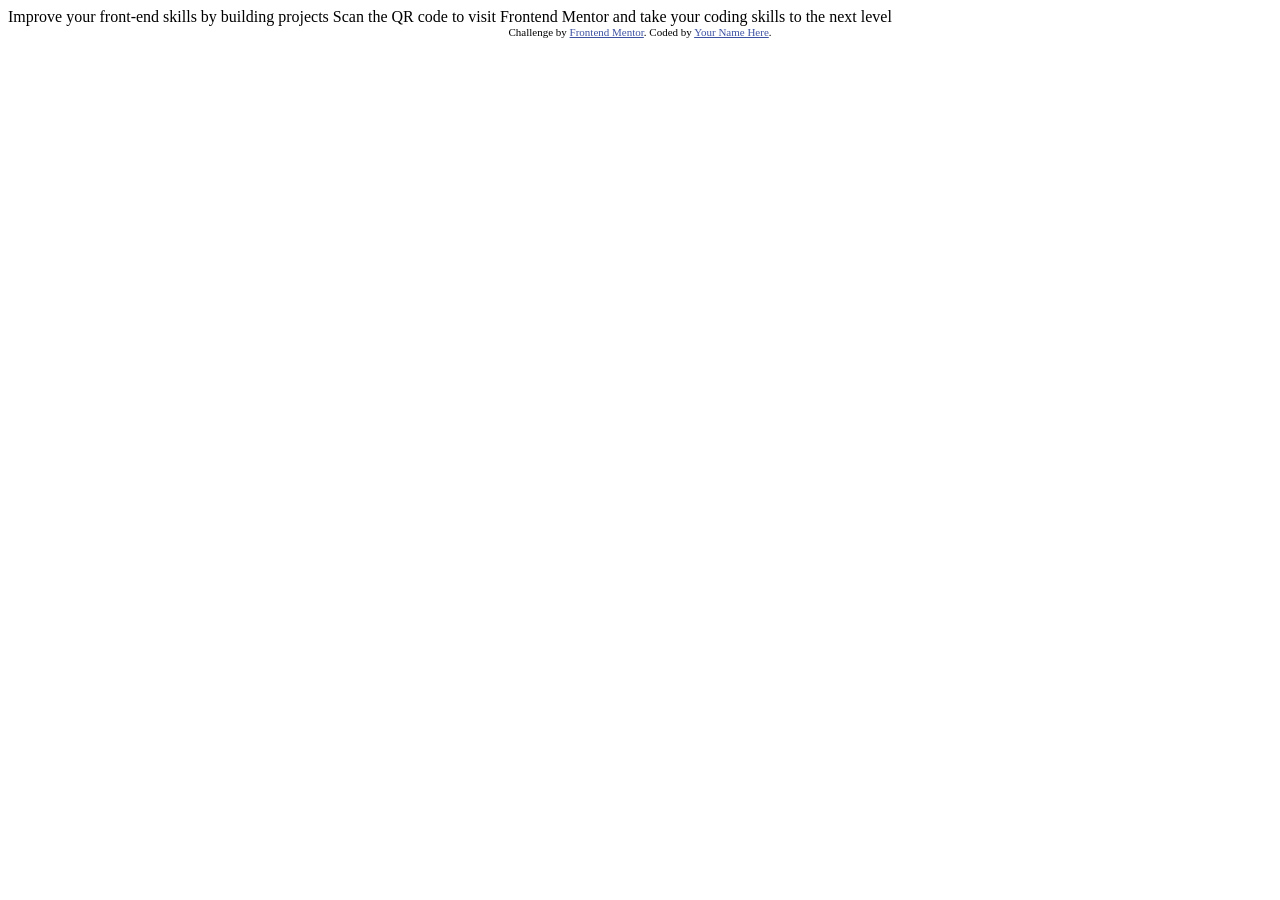
<file: index.html>
<!DOCTYPE html>
<html lang="en">
<head>
  <meta charset="UTF-8">
  <meta name="viewport" content="width=device-width, initial-scale=1.0"> <!-- displays site properly based on user's device -->

  <link rel="icon" type="image/png" sizes="32x32" href="./images/favicon-32x32.png">
  
  <title>Frontend Mentor | QR code component</title>

  <!-- Feel free to remove these styles or customise in your own stylesheet 👍 -->
  <style>
    .attribution { font-size: 0.6875rem; text-align: center; }
    .attribution a { color: hsl(228, 45%, 44%); }
  </style>
</head>
<body>

  Improve your front-end skills by building projects

  Scan the QR code to visit Frontend Mentor and take your coding skills to the next level
  
  <footer class="attribution">
    Challenge by <a href="https://www.frontendmentor.io?ref=challenge">Frontend Mentor</a>. 
    Coded by <a href="#">Your Name Here</a>.
  </footer>
</body>
</html>
</file>
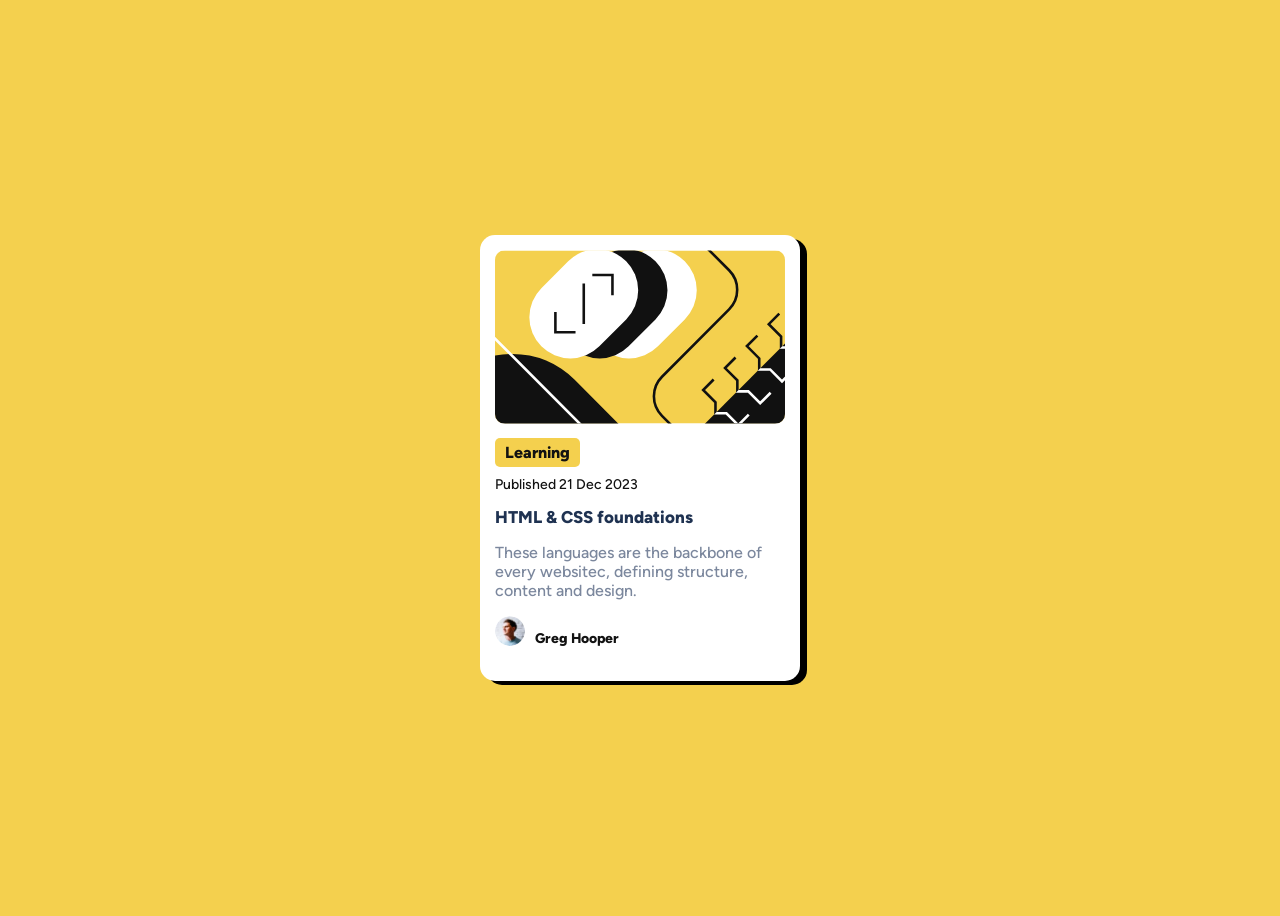
<file: projects/BlogPreviewCard/index.html>
<!DOCTYPE html>
<html lang="en">
<head>
    <meta charset="UTF-8">

    <meta name="viewport" content="width=device-width, initial-scale=1.0">
    
    <link rel="stylesheet" href="./css/style.css">
    <link rel="icon" type="image/x-icon" href="./images/favicon-32x32.png">
    <title>Blog Preview Card</title>
</head>
<body>
    <main>

    
    <a href="./index.html"><figure class="blg-preview-card-container">
            <img src="./images/illustration-article.svg" alt="Blog Preview Card Illustration">
        <figcaption class="blg-preview-card-details">
            <header><span class="category">Learning</span>
                <p><time datetime="2023-12-21">Published 21 Dec 2023</time></p>
            </header>
            <section class="blg-preview-card-description">
            <h2>HTML & CSS foundations</h2>
            <p>These languages are the backbone of every websitec, defining structure, content and design.</p>
            </section>
            <footer class="blg-author">
                <img src="./images/image-avatar.webp" alt="Greg Avatar"><p>Greg Hooper</p>
            </footer>
        </figcaption>
    </a>
    </figure>
    
    </main>
</body>
</html>
</file>
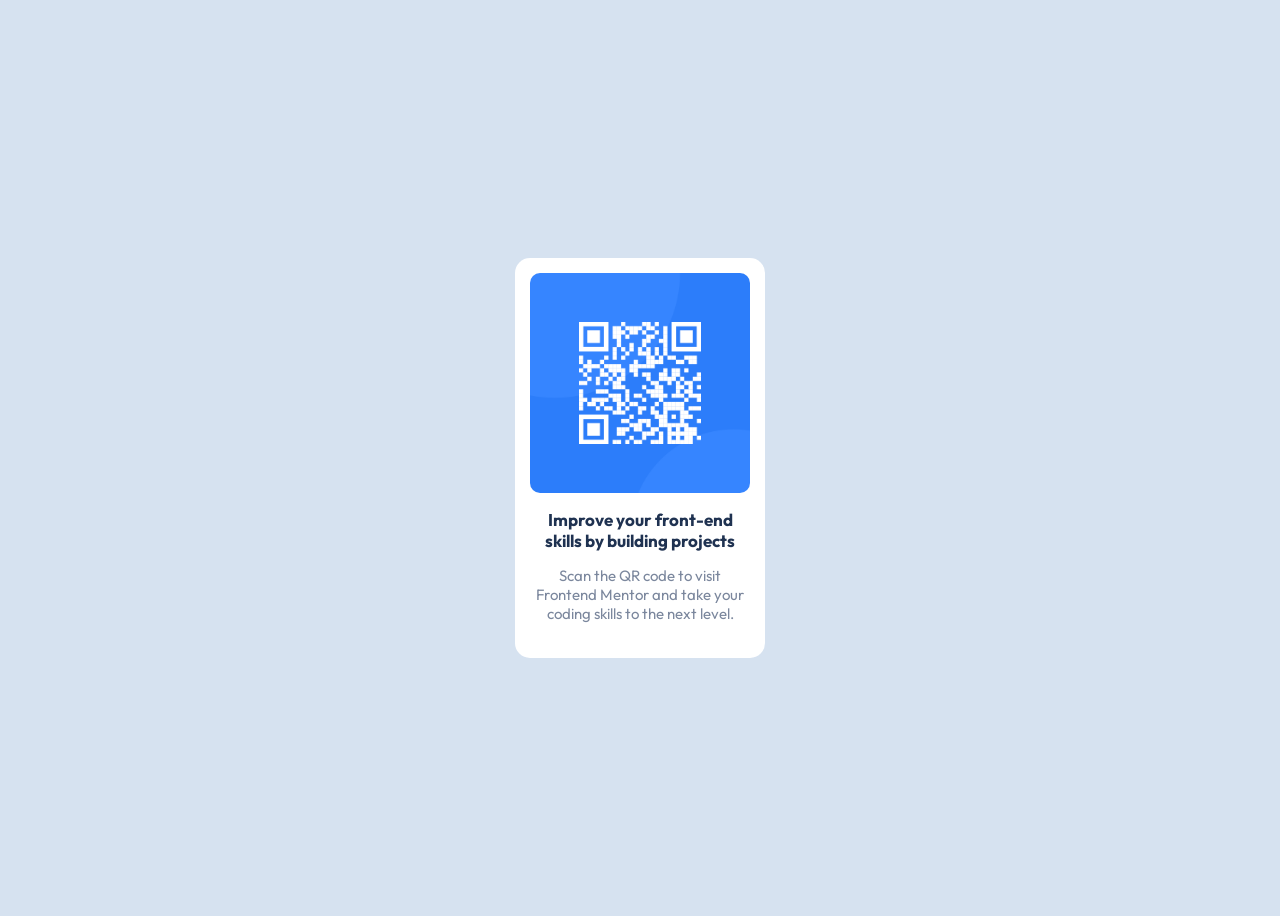
<file: projects/QRcode/index.html>
<!DOCTYPE html>
<html lang="en">
<head>
    <meta charset="UTF-8">

    <meta name="viewport" content="width=device-width, initial-scale=1.0">
    <link rel="preconnect" href="https://fonts.googleapis.com">
<link rel="preconnect" href="https://fonts.gstatic.com" crossorigin>
<link href="https://fonts.googleapis.com/css2?family=Outfit:wght@100..900&family=Playfair+Display:ital,wght@0,400..900;1,400..900&display=swap" rel="stylesheet">
    <link rel="stylesheet" href="./css/style.css">

    <title>QR code</title>
</head>
<body>
    <main>
    <figure class="qr-code-container">
            <img src="./images/image-qr-code.png" alt="QR code to Frontend Mentor">
        <figcaption class="qr-code-description">
            <h1>Improve your front-end skills by building projects</h1>
            <p>Scan the QR code to visit Frontend Mentor and take your coding skills to the next level.</p>
        </figcaption>
    </figure>
    </main>
</body>
</html>
</file>
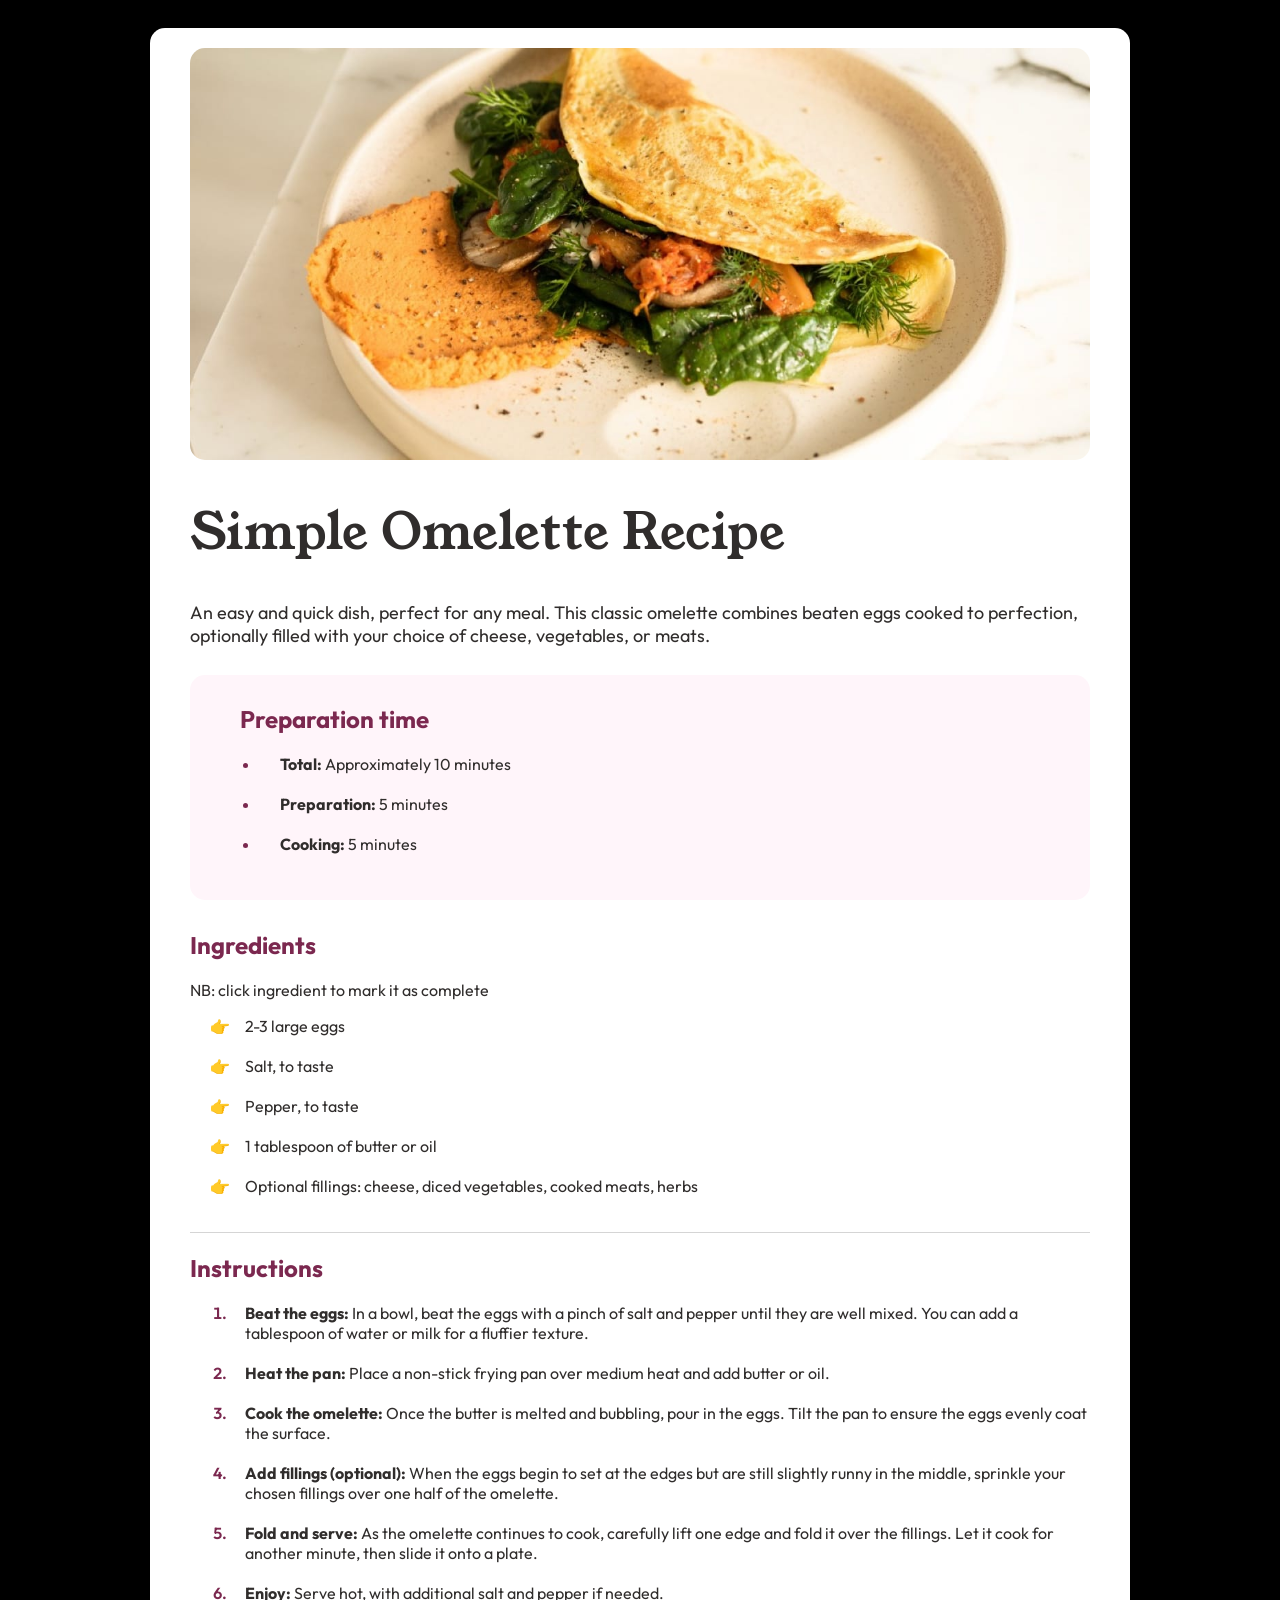
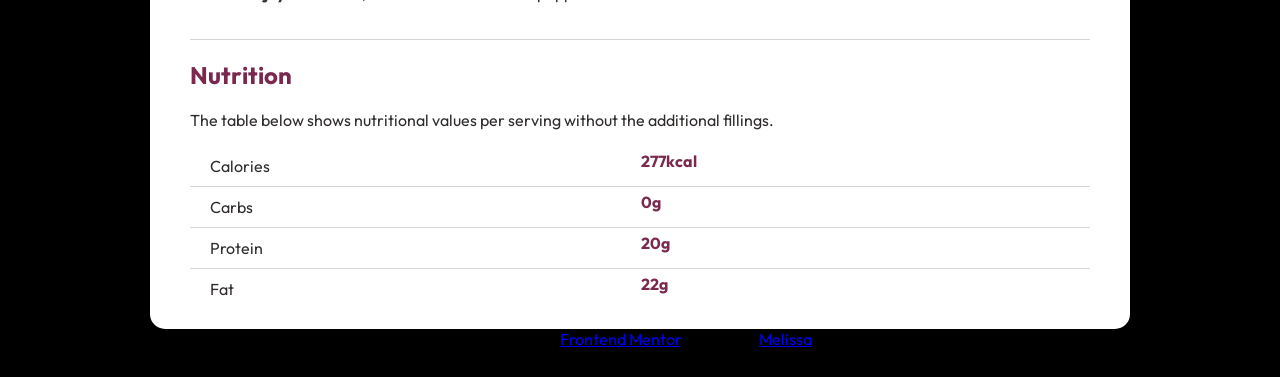
<file: projects/RecipePage/index.html>
<!DOCTYPE html>
<html lang="en">
<head>
  <meta charset="UTF-8">
  <meta name="viewport" content="width=device-width, initial-scale=1.0"> <!-- displays site properly based on user's device -->

  <link rel="icon" type="image/png" sizes="32x32" href="./assets/images/favicon-32x32.png">
  
  <title>Frontend Mentor | Recipe page</title>

  <link rel="stylesheet" href="./css/style.css">

</head>
<body>
<main class="recipe-container">
  <figure>
  <img src="./images/image-omelette.jpeg" alt="A delicious omelette with herbs and vegetables">
  <figcaption>
    <header><h1>Simple Omelette Recipe</h1></header>
  <p>An easy and quick dish, perfect for any meal. This classic omelette combines beaten eggs cooked 
  to perfection, optionally filled with your choice of cheese, vegetables, or meats.</p>
</figcaption>
</figure>
<div class="recipe-intro">
<section class="prep-time-section">
  <h2>Preparation time</h2>
  <ul>
  <li><b>Total:</b> Approximately 10 minutes</li>
  <li><b>Preparation:</b> 5 minutes</li>
  <li><b>Cooking:</b> 5 minutes</li>
  </ul>
</section>
</div>
<div class="recipe-process">
<section class="ingredients-section">
  <h2>Ingredients</h2>
  <p> NB: click ingredient to mark it as complete</p>
  <ul>
    <li>2-3 large eggs</li>
    <li>Salt, to taste</li>
    <li>Pepper, to taste</li>
    <li>1 tablespoon of butter or oil</li>
    <li>Optional fillings: cheese, diced vegetables, cooked meats, herbs</li>
  </ul>
</section>
<section class="instructions-section">
  <h2>Instructions</h2>
  <ol>
  <li><b>Beat the eggs:</b> In a bowl, beat the eggs with a pinch of salt and pepper until they are well mixed. 
  You can add a tablespoon of water or milk for a fluffier texture.</li>

  <li><b>Heat the pan:</b> Place a non-stick frying pan over medium heat and add butter or oil.</li>

  <li><b>Cook the omelette:</b> Once the butter is melted and bubbling, pour in the eggs. Tilt the pan to ensure 
  the eggs evenly coat the surface.</li>

  <li><b>Add fillings (optional):</b> When the eggs begin to set at the edges but are still slightly runny in the 
  middle, sprinkle your chosen fillings over one half of the omelette.</li>

  <li><b>Fold and serve:</b> As the omelette continues to cook, carefully lift one edge and fold it over the 
  fillings. Let it cook for another minute, then slide it onto a plate.</li>

  <li><b>Enjoy:</b> Serve hot, with additional salt and pepper if needed.</li>
</ol>
</section>
<section class="nutrition-section">
  <h2>Nutrition</h2>
  <p>The table below shows nutritional values per serving without the additional fillings.</p>
  <table>
    <tr>
      <th>Calories</th>
      <td>277kcal</td>
    </tr>
    <tr>
      <th>Carbs</th>
      <td>0g</td>
    </tr>
    <tr>
      <th>Protein</th>
      <td>20g</td>
    </tr>
    <tr>
      <th>Fat</th>
      <td>22g</td>
    </tr>
  </table>
</section>
</div>
  </main>
  <footer class="attribution">
    Challenge by <a href="https://www.frontendmentor.io?ref=challenge">Frontend Mentor</a>. 
    Coded by <a href="#">Melissa</a>.
  </footer>
  <script>
    const items = document.querySelectorAll('.recipe-process .ingredients-section li');
    items.forEach(item => {
      item.onclick = function() {
        this.style.color = 'hsl(332, 51%, 32%)';
        this.style.fontWeight = '700';
      }
    });
  </script>
</body>
</html>
</file>
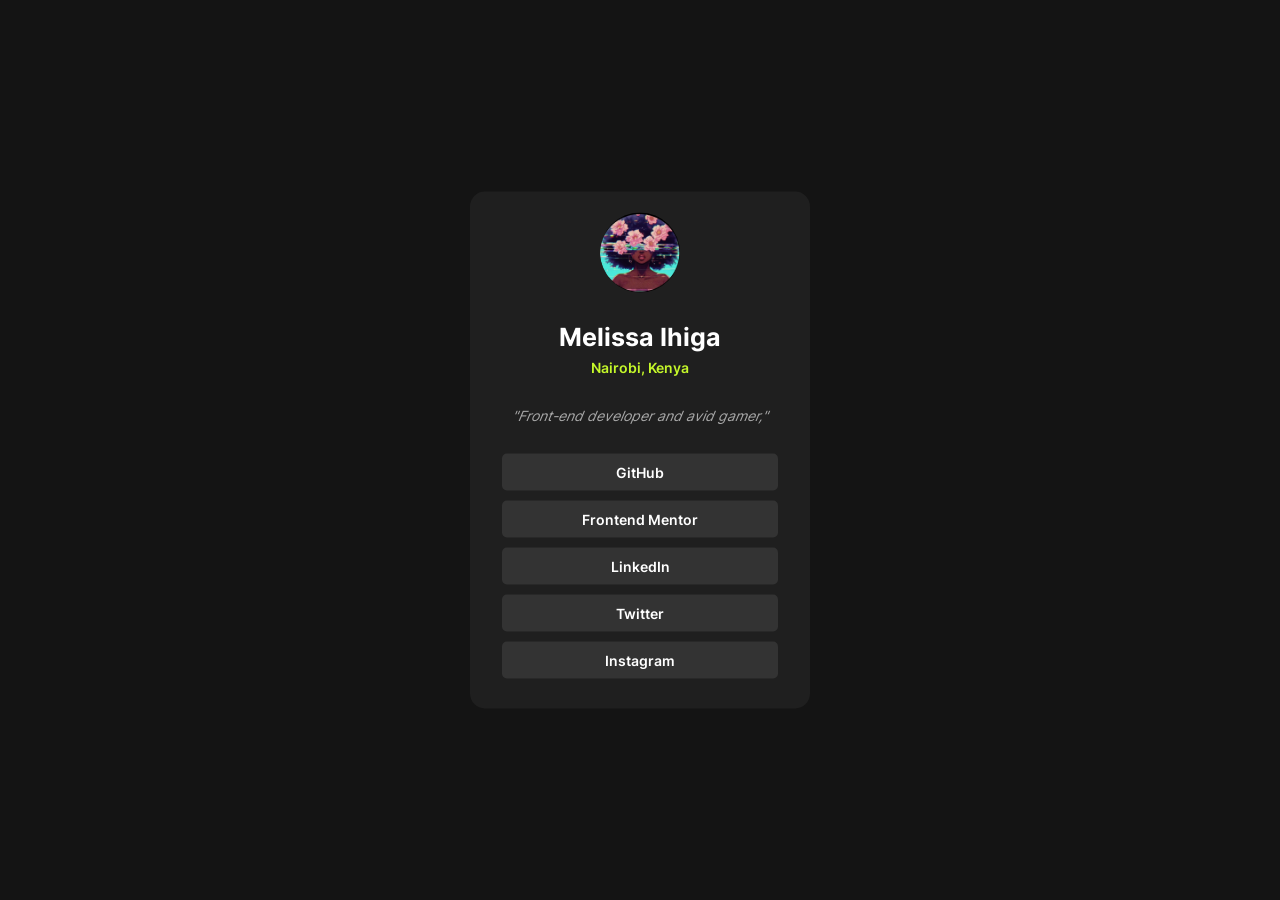
<file: projects/SocialLinksProfile/index.html>
<!DOCTYPE html>
<html lang="en">
<head>
  <meta charset="UTF-8">
  <meta name="viewport" content="width=device-width, initial-scale=1.0"> <!-- displays site properly based on user's device -->

  <link rel="stylesheet" href="./css/style.css">
  <link rel="icon" type="image/png" sizes="32x32" href="./images/favicon-32x32.png">
  
  <title>Frontend Mentor | Social links profile</title>

</head>
<body>
<main class="social-link-container">
  <figure>
    <img src="./images/avatar (1).jpg" alt="Profile picture of Melissa Ihiga">
    <figcaption>
      <h3>Melissa Ihiga</h3>
      <span>Nairobi, Kenya</span>
      <p>"Front-end developer and avid gamer,"</p>
    </figcaption>
      </figure>
    <div class="social-links">
      <a href="https://github.com/MLisStar">GitHub</a>
      <a href="https://www.frontendmentor.io">Frontend Mentor</a>
      <a href="https://www.linkedin.com">LinkedIn</a>
      <a href="https://www.twitter.com">Twitter</a>
      <a href="https://www.instagram.com">Instagram</a>
    </div>
  </main>
</body>
</html>
</file>
<file: projects/BlogPreviewCard/css/style.css>
@font-face {
    font-family: "myFont";
    src: url(../fonts/Figtree-VariableFont_wght.ttf) format("truetype");

}
body{
    background-color: hsl(47, 88%, 63%);
    font-family: "myFont", sans-serif;
    font-optical-sizing: auto;
    font-style: normal;
    display: flex;
    justify-content: center;
    align-items: center;
    min-height: 100vh;

}
a {
    text-decoration: none;
}
.blg-preview-card-container{
    margin: 15px;
    padding: 15px 15px 20px 15px;
    background-color: hsl(0, 0%, 100%);
    border-radius: 15px;
    box-shadow: 7px 4px 0px rgba(0, 0, 0, 1);
    max-width: 320px;
    width: calc(100% - 30px);
    box-sizing: border-box;
    overflow-wrap: anywhere;

}
.blg-preview-card-container:focus
.blg-preview-card-container:hover{
    outline: 3px solid hsl(47, 88%, 63%);
    transform: translateY(-4px);
}
.blg-preview-card-container:hover .blg-preview-card-description h2{
    font-size: 17px;
    color: hsl(47, 88%, 63%);
    cursor: pointer;
    font-weight: 800;

}
.blg-preview-card-container img{
    width: 100%;
    border-radius: 10px;
    margin-bottom: 15px;


}

.blg-preview-card-details header .category{
    font-size: 16px;
    font-weight: 800;
    background-color: hsl(47, 88%, 63%);
    border-radius: 5px;
    padding: 5px 10px;
    color: hsl(0, 0%, 7%);
    width: max-content;

}
.blg-preview-card-details header p{
    font-size: 14px;
    font-weight: 500;
    color: hsl(0, 0%, 7%);

}

.blg-preview-card-description h2{
    font-size: 17px;
    color: hsl(218, 44%, 22%);
    font-weight: 800;

}

.blg-preview-card-description p{
    font-size: 16px;
    color: hsl(220, 15%, 55%);
    font-weight: 500;
}
footer.blg-author{
    display: flex;
    align-items: center;
    margin-top: 15px;
}
.blg-author img{
    width: 30px;
    height: 30px;
    border-radius: 50%;
    margin-right: 5px;

}
.blg-author p{
    margin-left: 5px;
    font-size: 14px;
    color: hsl(0, 0%, 7%);
    font-weight: 800;

}
</file>
<file: projects/QRcode/css/style.css>
body{
    background-color: hsl(212, 45%, 89%);
    font-family: "Outfit", sans-serif;
    font-optical-sizing: auto;
    font-style: normal;
    display: flex;
    justify-content: center;
    align-items: center;
    min-height: 100vh;

}

.qr-code-container{

    padding: 15px 15px 20px 15px;
    background-color: hsl(0, 0%, 100%);
    border-radius: 15px;
    max-width: 250px;
    width: calc(100% - 30px);
    box-sizing: border-box;
    overflow-wrap: anywhere;

}
.qr-code-container img{
    width: 100%;
    border-radius: 10px;

}

.qr-code-description h1{
    font-size: 17px;
    color: hsl(218, 44%, 22%);
    font-weight: 700;
    text-align: center;

}
.qr-code-description p{
    font-size: 15px;
    color: hsl(220, 15%, 55%);
    text-align: center;
    font-weight: 400;
}
</file>
<file: projects/RecipePage/css/style.css>
@font-face {
    font-family: "outfit";
    src: url(../fonts/outfit/Outfit-VariableFont_wght.ttf) format("truetype");
}
@font-face {
    font-family: "youngSerif";
    src: url(../fonts/young-serif/YoungSerif-Regular.ttf) format("truetype");
}
body{
    background-color: hsl(0, 0%, 0%);
    font-family: "outfit";
    font-optical-sizing: auto;
    font-style: normal;
    display: flex;
    flex-direction: column;
    align-items: center;
    min-height: 100vh;
    padding: 20px;
}
.recipe-container{
    background-color: hsl(0, 0%, 100%);
    color: hsl(24, 5%, 18%);
    border-radius: 15px;
    display: flex;
    flex-direction: column;
    max-width: 900px;
    font-family: "outfit", serif;
    font-size: 16px;
    font-weight: 400;
    padding: 20px 40px 20px 40px;
}
figure{
    margin: 0px;
}
.recipe-container img{
    width: 100%;
    border-radius: 15px;
}
.recipe-container header h1{
    font-family: "youngSerif", serif;
    font-weight: 400;
    font-size: 3.125rem;
}
.recipe-container figure p{
    font-size: 1.125rem;
    font-family: "outfit", serif;
    font-weight: 400;
}
.recipe-intro{
    border-radius: 15px;
    background-color: hsl(330, 100%, 98%);
    padding: 10px 10px 10px 30px;
    margin: 10px 0px;

}
.recipe-intro h2{
    font-family: "outfit", serif;
    font-weight: 700;
    padding-left: 20px;
    margin-left: 0px;
    color: hsl(332, 51%, 32%);
}
.recipe-intro ul li{
    font-family: "outfit", serif;
    font-weight: 400;
    font-size: 16px;
    padding: 0px 0px 20px 20px;

}

.recipe-process section{
    margin: 0px 0px;
    border-bottom: 1px solid hsla(0, 0%, 80%, 0.81);
 

}
.recipe-process h2{
    color: hsl(332, 51%, 32%);
}

.recipe-process ul li,
.recipe-process ol li{
    font-family: "outfit", serif;
    font-weight: 400;
    font-size: 16px;
    padding-bottom: 20px;
    padding-left: 15px;

}
.recipe-process ul{
    list-style-type: "👉";
}
li::marker{
    color: hsl(332, 51%, 32%);
    font-weight:600;
}
.recipe-process .ingredients-section li:focus,
.recipe-process .ingredients-section li:hover
{
    cursor: pointer;
    color: hsl(332, 51%, 32%);
    font-weight: 700;
}
.recipe-process .ingredients-section li:active,
.recipe-process .ingredients-section li::after{
    color: hsl(332, 89%, 14%);
    font-weight: 700;
}
.recipe-process section:last-child{
    border-bottom: none;
}
.nutrition-section{
    margin: 20px 0px;
    
}
table{
    width: 100%;
    table-layout: fixed;
    border-collapse: collapse;
    text-align: left;
}
table tr{
    border-bottom: 1px solid hsla(0, 0%, 80%, 0.81);
    margin: 20px 20px 20px 0px;
}
table th{
    font-family: "outfit", serif;
    font-weight: 400;
    padding: 10px 0px 10px 20px;
}
table td{
    font-family: "outfit", serif;
    font-weight: 700;
    color: hsl(332, 51%, 32%);
    padding-bottom: 10px;
}
table tr:last-child{
    border-bottom: none;
}

@media screen and (min-width: 375px) and (max-width: 768px) {
    body{
        padding: 0px;
        margin: 0px;
    }
    .recipe-container{
        width: 100%;
        padding: 0px;
    }
    .recipe-container header h1{
        font-size: 40px;
    }
    .recipe-container figure p{
        font-size: 14px;
    }
    figcaption,
    .recipe-intro,
    .recipe-process,
    .nutrition-section{
        margin: 0px 20px;
    }
    
}

@media screen and (max-width: 374px) {
    body{
        padding: 0px;
    }
    .recipe-container{
        width: 100%;
        padding: 20px;
    }
    .recipe-container header h1{
        font-size: 24px;
    }
    .recipe-container figure p{
        font-size: 14px;
    }
    
}
</file>
<file: projects/SocialLinksProfile/css/style.css>
@font-face {
    font-family: "myFont";
    src: url(../fonts/Inter-VariableFont_slnt\,wght.ttf) format("truetype");
}
body{
    background-color: hsl(0, 0%, 8%);
    font-family: "myFont", sans-serif;
    font-optical-sizing: auto;
    font-weight: 400;
    color: white;
    display: flex;
    flex-direction: column;
    align-items: center;


}
a{
    text-decoration: none;;
}
.social-link-container{
    background-color: hsl(0, 0%, 12%);
    position: absolute;
    top: 50%;
    left: 50%;
    transform: translate(-50%, -50%);
    padding: 5px 10px;
    max-width: 320px;
    width: calc(100% - 30px);
    border-radius: 15px;
    overflow-wrap: anywhere;
    display: flex;
    flex-direction: column;
    align-items: center;
    
}
figure{
    width: 100%;
    text-align: center;
}
figure img{
    width: 80px;
    height: 80px;
    border-radius: 50%;
}
figure h3{
    color: hsl(0, 0%, 100%);
    font-size: 25px;
    font-weight: 700;
    margin-bottom: 5px;
}
figure span{
    font-size: 14px;
    font-weight: 600;
    color: hsl(75, 94%, 57%);


}
figure p{
    color: hsl(0, 0%, 66%);
    font-size: 14px;
    font-style: italic;
    font-weight: 400;
    margin-top: 30px;

}
.social-links{
    display: flex;
    flex-direction: column;
    align-items: center;
    gap: 10px;
    margin: 0px 5px 25px 5px;
    text-align: center;
    width: 80%;

}
.social-links a{
    color: hsl(0, 0%, 100%);
    font-size: 14px;
    font-weight: 600;
    width: 100%;
    margin: 0px 10px;
    padding: 10px;
    border-radius: 5px;
    background-color: hsl(0, 0%, 20%);
}
.social-links a:focus,
.social-links a:hover{
    background-color: hsl(75, 94%, 57%);
    color: hsl(0, 0%, 8%);
}
</file>
